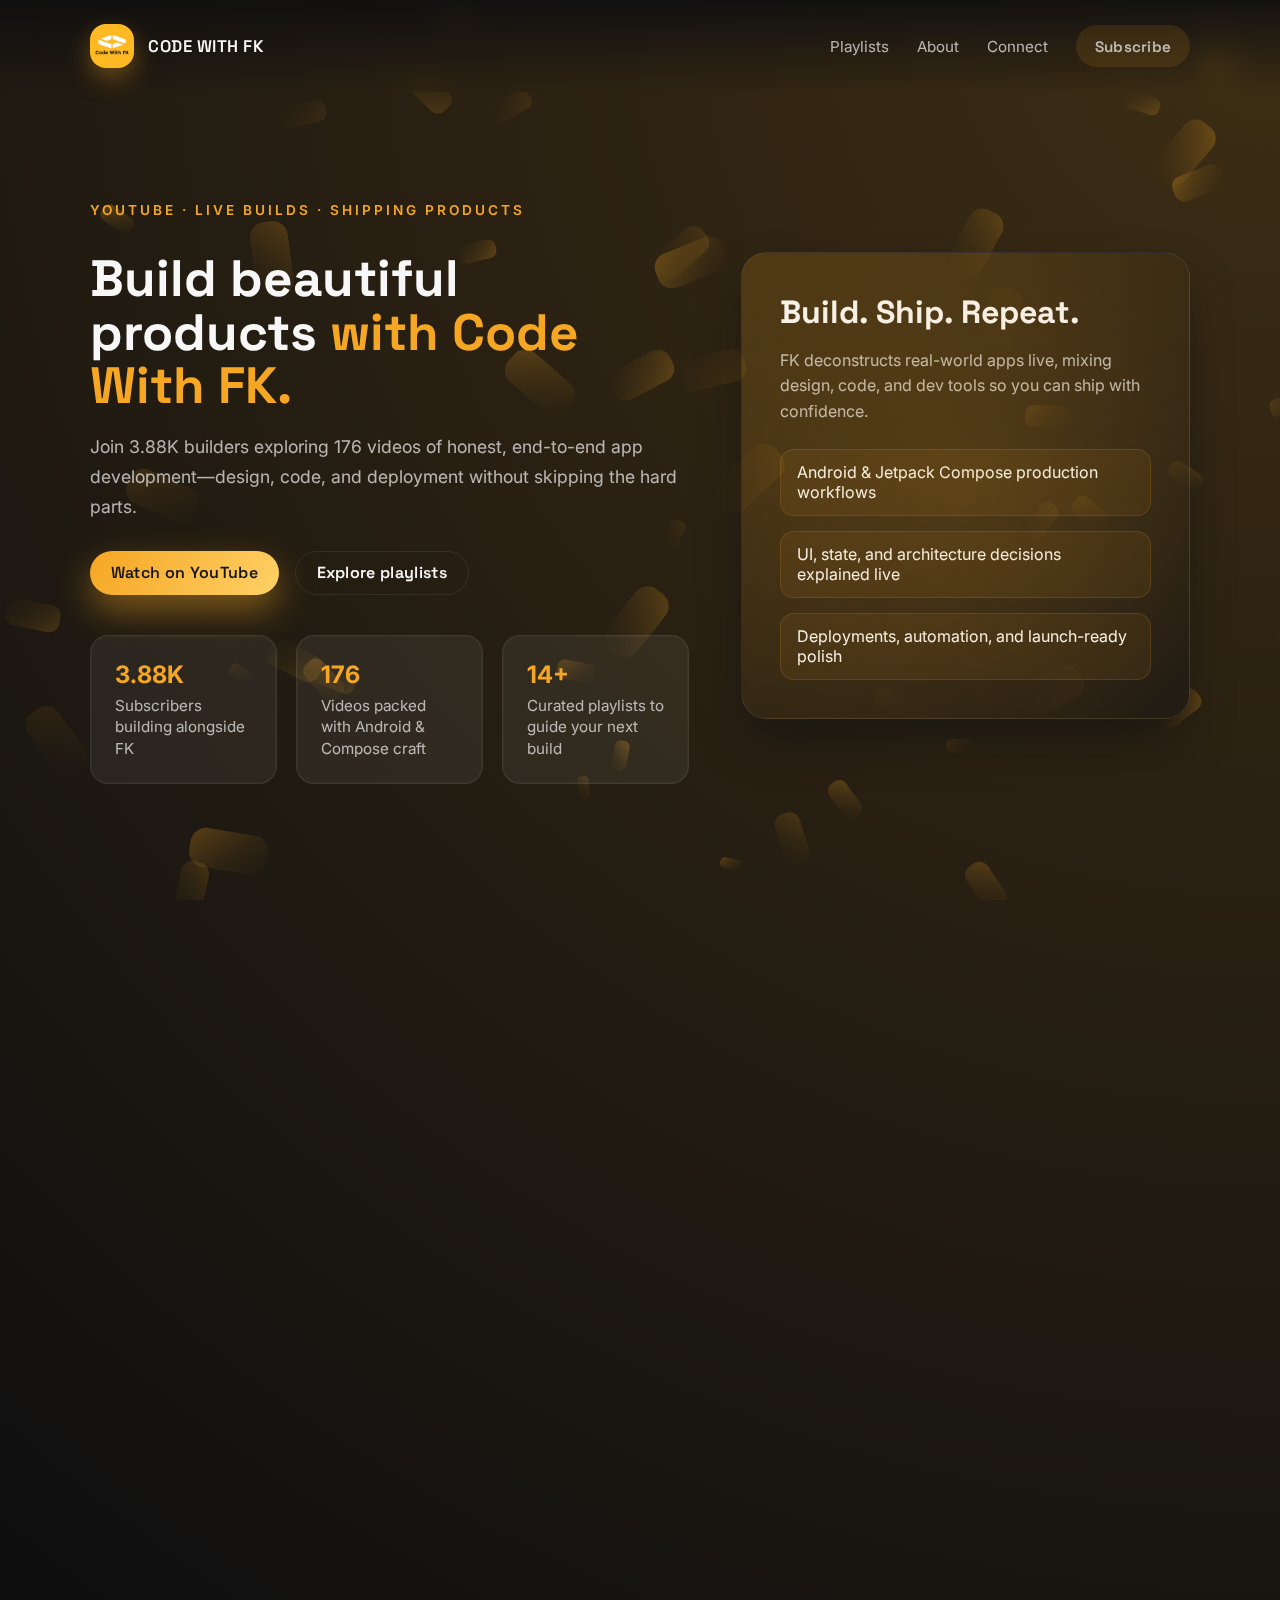
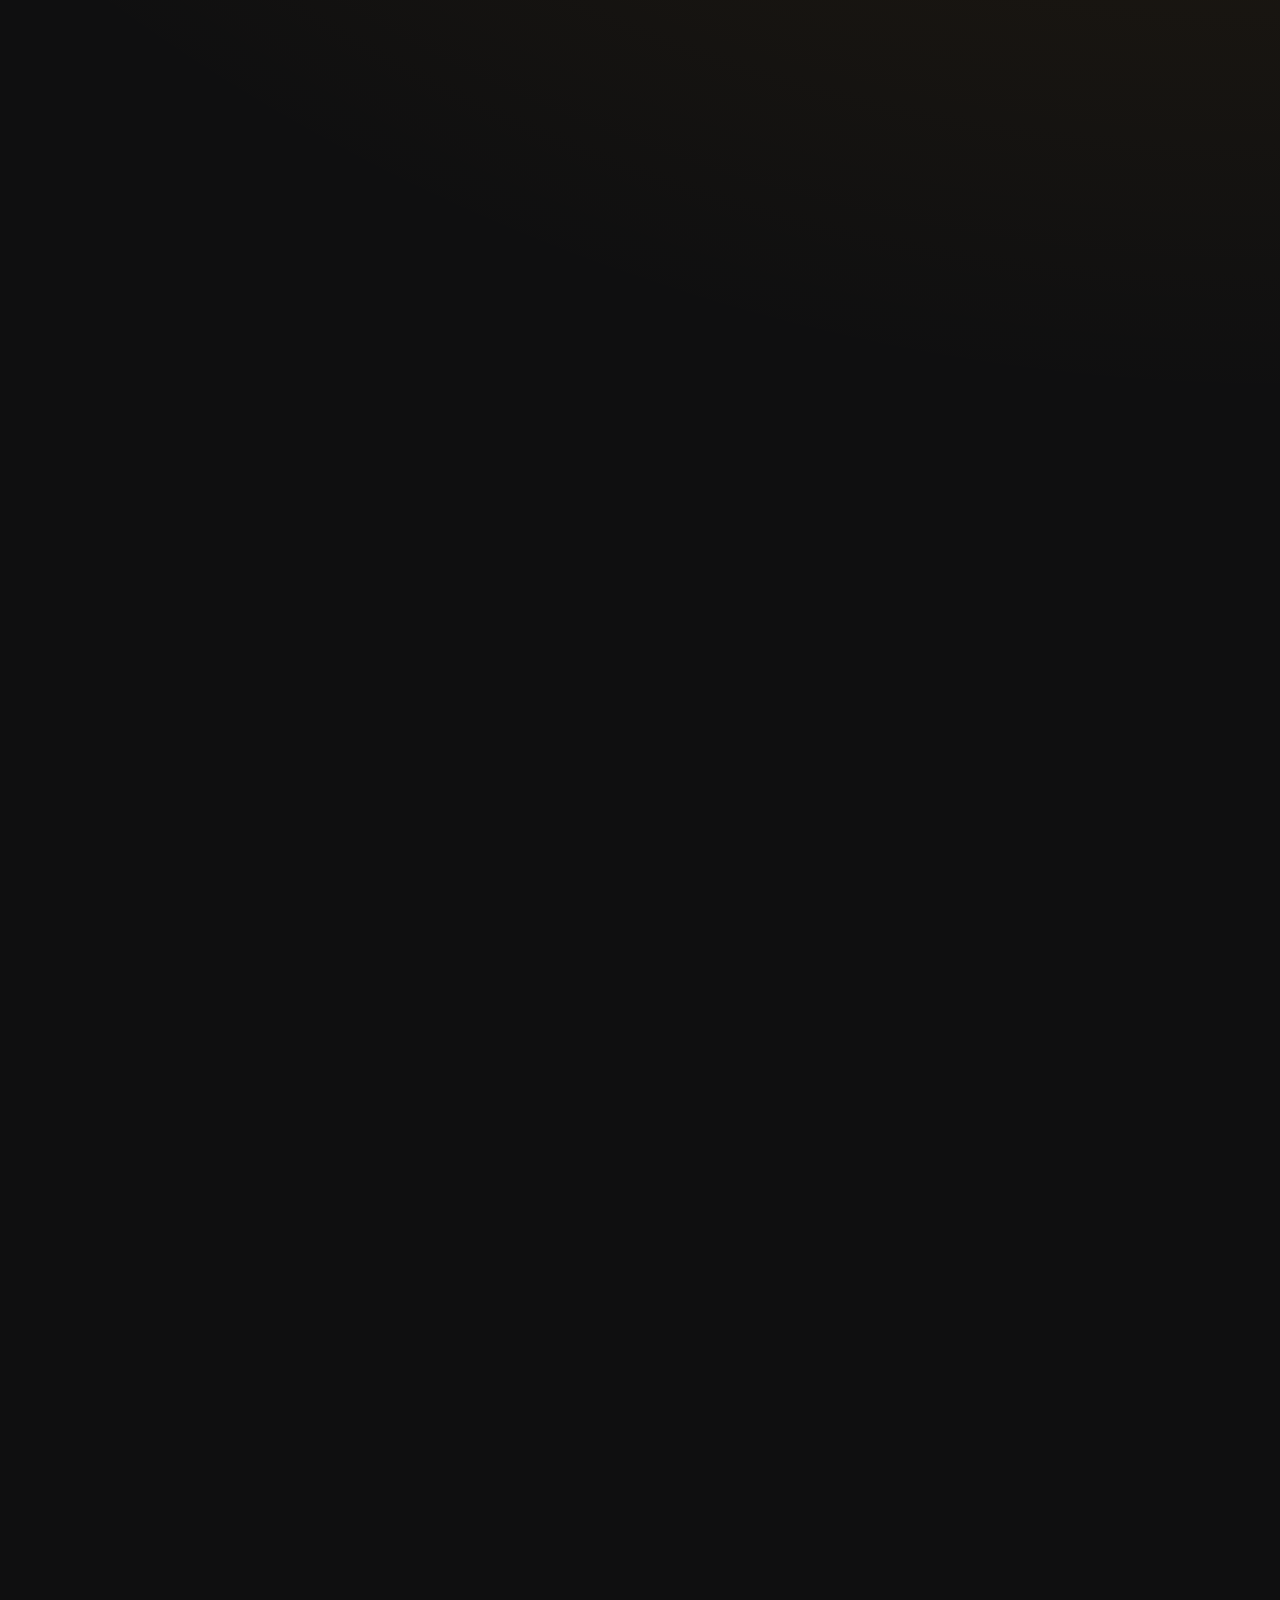
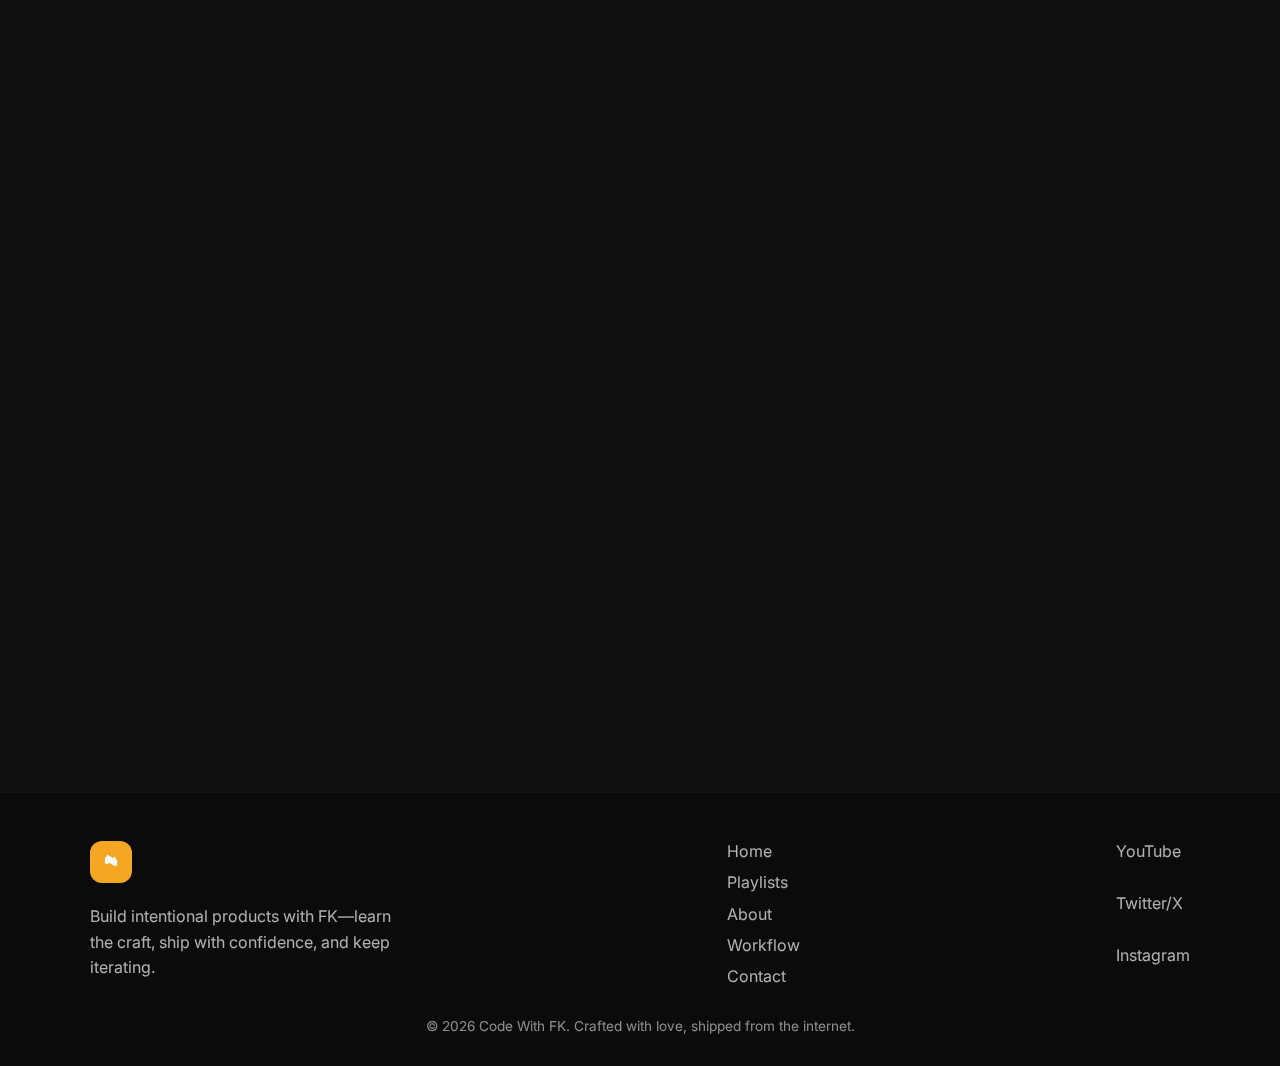
<file: index.html>
<!DOCTYPE html>
<html lang="en">
  <head>
    <meta charset="utf-8" />
    <meta name="viewport" content="width=device-width, initial-scale=1" />
    <title>Code With FK · Learn, Build, Ship</title>
    <meta
      name="description"
      content="Code With FK helps developers level up with hands-on tutorials, live builds, and shipping-ready code."
    />
    <link rel="preconnect" href="https://fonts.googleapis.com" />
    <link rel="preconnect" href="https://fonts.gstatic.com" crossorigin />
    <link
      href="https://fonts.googleapis.com/css2?family=Space+Grotesk:wght@400;500;600;700&family=Inter:wght@400;500;600&display=swap"
      rel="stylesheet"
    />
    <link rel="stylesheet" href="/assets/css/style.css" />
  </head>
  <body>
    <div class="site-shell">
      <canvas class="hero-canvas" aria-hidden="true"></canvas>
      <header class="site-header">
        <nav class="nav">
          <a class="brand" href="#hero" aria-label="Code With FK home">
            <img src="/assets/img/logo.jpg" alt="" class="brand-mark" />
            <span class="brand-name">Code With FK</span>
          </a>
          <button class="nav-toggle" aria-expanded="false" aria-controls="primary-nav">
            <span class="nav-toggle-bar"></span>
          </button>
          <div id="primary-nav" class="nav-links" data-collapsed="true">
            <a href="#playlists">Playlists</a>
            <a href="#about">About</a>
            <a href="#contact">Connect</a>
            <a class="button button--ghost" href="https://www.youtube.com/@CodeWithFK" target="_blank" rel="noopener">
              Subscribe
            </a>
          </div>
        </nav>
      </header>

      <main>
        <section id="hero" class="hero">
          <div class="hero-content">
            <p class="eyebrow">YouTube · Live Builds · Shipping Products</p>
            <h1>
              <span class="line">Build beautiful products</span>
              <span class="line accent">with Code With FK.</span>
            </h1>
            <p class="lead">
              Join 3.88K builders exploring 176 videos of honest, end-to-end app development—design, code, and deployment without skipping the hard parts.
            </p>
            <div class="actions">
              <a class="button button--primary" href="https://www.youtube.com/@CodeWithFK" target="_blank" rel="noopener">
                Watch on YouTube
              </a>
              <a class="button button--outline" href="#playlists">Explore playlists</a>
            </div>
            <dl class="hero-stats">
              <div class="hero-stat">
                <dt>3.88K</dt>
                <dd>Subscribers building alongside FK</dd>
              </div>
              <div class="hero-stat">
                <dt>176</dt>
                <dd>Videos packed with Android &amp; Compose craft</dd>
              </div>
              <div class="hero-stat">
                <dt>14+</dt>
                <dd>Curated playlists to guide your next build</dd>
              </div>
            </dl>
          </div>
          <div class="hero-visual">
            <div class="hero-card">
              <h2>Build. Ship. Repeat.</h2>
              <p>
                FK deconstructs real-world apps live, mixing design, code, and dev tools so you can ship with confidence.
              </p>
              <ul class="hero-card-list">
                <li>Android &amp; Jetpack Compose production workflows</li>
                <li>UI, state, and architecture decisions explained live</li>
                <li>Deployments, automation, and launch-ready polish</li>
              </ul>
            </div>
          </div>
        </section>

        <section id="playlists" class="section playlists">
          <div class="section-header">
            <p class="eyebrow">Featured Playlists</p>
            <h2>Dive deep with curated learning paths</h2>
            <p>
              From rapid prototyping to polished app releases, pick a playlist and start building. Update the data sheet in
              <code>assets/js/main.js</code> whenever you publish a new series or want to spotlight fresh content.
            </p>
          </div>
          <div class="playlist-grid" data-playlist-grid></div>
        </section>

        <section id="about" class="section about">
          <div class="about-content">
            <div class="about-text">
              <p class="eyebrow">Why Code With FK?</p>
              <h2>Real builds, transparent thinking, community-first.</h2>
              <p>
                Code With FK is a maker-friendly corner of the internet where engineering meets storytelling. Expect
                shipping-grade code, straight talk on trade-offs, and design craft that stands out. Every session is built
                to accelerate how you design, code, and launch products.
              </p>
            </div>
            <ul class="about-points">
              <li>
                <h3>Production-focused</h3>
                <p>Every tutorial targets real deliverables—APIs, UI flows, automation, deployment, and more.</p>
              </li>
              <li>
                <h3>Design-driven engineering</h3>
                <p>No cookie-cutter clones. Learn how to wireframe, prototype, and implement delightful UX.</p>
              </li>
              <li>
                <h3>Community energy</h3>
                <p>Weekly livestreams, Discord collaborations, and member challenges keep the momentum high.</p>
              </li>
            </ul>
          </div>
        </section>

      
        

        <section id="contact" class="section contact">
          <div class="contact-content">
            <div class="contact-text">
              <p class="eyebrow">Stay in the loop</p>
              <h2>Collab, sponsor, or just say hi.</h2>
              <p>
                Want FK to break down your product live? Looking for a content collaboration? Reach out via your channel of
                choice. Let’s make something worth shipping.
              </p>
            </div>
            <div class="contact-actions">
              <a class="contact-card" href="mailto:codewithfkofficial@gmail.com">
                <span>Email</span>
                <strong>codewithfkofficial@gmail.com</strong>
              </a>
              <a
                class="contact-card"
                href="https://discord.com/invite/eZHZVnzXM2"
                target="_blank"
                rel="noopener"
              >
                <span>Join the community</span>
                <strong>Discord · CodeWithFK</strong>
              </a>
              <a
                class="contact-card"
                href="https://www.instagram.com/codewithfkofficial"
                target="_blank"
                rel="noopener"
              >
                <span>Follow along</span>
                <strong>@codewithfkofficial</strong>
              </a>
            </div>
          </div>
        </section>
      </main>

      <footer class="site-footer">
        <div class="footer-content">
          <div class="footer-brand">
            <img src="/assets/img/logo.svg" alt="" class="footer-logo" />
            <p>Build intentional products with FK—learn the craft, ship with confidence, and keep iterating.</p>
          </div>
          <div class="footer-links">
            <a href="#hero">Home</a>
            <a href="#playlists">Playlists</a>
            <a href="#about">About</a>
            <a href="#workflow">Workflow</a>
            <a href="#contact">Contact</a>
          </div>
          <div class="footer-social">
            <a href="https://www.youtube.com/@CodeWithFK" target="_blank" rel="noopener">YouTube</a>
            <a href="https://twitter.com/codewithfk" target="_blank" rel="noopener">Twitter/X</a>
            <a href="https://www.instagram.com/CodeWithFK" target="_blank" rel="noopener">Instagram</a>
          </div>
        </div>
        <p class="footer-note">
          © <span data-current-year></span> Code With FK. Crafted with love, shipped from the internet.
        </p>
      </footer>
    </div>

    <script src="/assets/js/main.js" type="module"></script>
  </body>
</html>
</file>
<file: assets/css/style.css>
:root {
  color-scheme: light;
  --bg: #0f0f10;
  --bg-alt: #151519;
  --surface: rgba(255, 255, 255, 0.06);
  --surface-strong: rgba(255, 255, 255, 0.12);
  --brand: #f5a623;
  --brand-dark: #c27c00;
  --text: #f7f7f7;
  --text-muted: rgba(247, 247, 247, 0.7);
  --shadow: 0 25px 50px -12px rgba(15, 15, 16, 0.7);
  --border: rgba(255, 255, 255, 0.08);
  --glow: rgba(245, 166, 35, 0.45);
  --card-gradient: linear-gradient(135deg, rgba(245, 166, 35, 0.12), rgba(17, 17, 19, 0.9));
  --font-heading: "Space Grotesk", system-ui, -apple-system, BlinkMacSystemFont, "Segoe UI", sans-serif;
  --font-body: "Inter", system-ui, -apple-system, BlinkMacSystemFont, "Segoe UI", sans-serif;
}

*,
*::before,
*::after {
  box-sizing: border-box;
}

body {
  margin: 0;
  font-family: var(--font-body);
  color: var(--text);
  background: radial-gradient(circle at top right, rgba(245, 166, 35, 0.2), transparent 45%),
    var(--bg);
  min-height: 100vh;
  overflow-x: hidden;
}

img {
  max-width: 100%;
  display: block;
}

a {
  color: inherit;
  text-decoration: none;
}

.site-shell {
  position: relative;
  isolation: isolate;
  min-height: 100vh;
}

.hero-canvas {
  position: fixed;
  inset: 0;
  z-index: -2;
}

.site-header {
  position: sticky;
  top: 0;
  padding: 1.5rem 0;
  z-index: 20;
  background: linear-gradient(180deg, rgba(15, 15, 16, 0.9) 0%, rgba(15, 15, 16, 0) 100%);
  backdrop-filter: blur(12px);
}

.nav {
  width: min(1100px, 90%);
  margin: 0 auto;
  display: flex;
  align-items: center;
  justify-content: space-between;
  gap: 1.5rem;
}

.brand {
  display: flex;
  align-items: center;
  gap: 0.9rem;
  font-weight: 600;
  letter-spacing: 0.03em;
}

.brand-mark {
  width: 44px;
  height: 44px;
  border-radius: 16px;
  display: block;
  object-fit: cover;
  object-position: center;
  background: var(--brand);
  overflow: hidden;
  box-shadow: 0 10px 25px rgba(245, 166, 35, 0.35);
}

.brand-name {
  font-family: var(--font-heading);
  font-size: 1.05rem;
  text-transform: uppercase;
}

.nav-links {
  display: flex;
  align-items: center;
  gap: clamp(1rem, 3vw, 1.75rem);
}

.nav-links a {
  font-size: 0.95rem;
  color: var(--text-muted);
  transition: color 180ms ease;
}

.nav-links a:hover,
.nav-links a:focus-visible {
  color: var(--text);
}

.nav-toggle {
  display: none;
  width: 44px;
  height: 44px;
  border: none;
  border-radius: 12px;
  background: var(--surface);
  position: relative;
  cursor: pointer;
}

.nav-toggle-bar,
.nav-toggle-bar::before,
.nav-toggle-bar::after {
  position: absolute;
  left: 50%;
  width: 22px;
  height: 2px;
  background: var(--text);
  content: "";
  transform: translateX(-50%);
  transition: transform 200ms ease, opacity 200ms ease;
}

.nav-toggle-bar::before {
  top: -6px;
}

.nav-toggle-bar::after {
  top: 6px;
}

.nav-toggle[aria-expanded="true"] .nav-toggle-bar {
  background: transparent;
}

.nav-toggle[aria-expanded="true"] .nav-toggle-bar::before {
  transform: translate(-50%, 6px) rotate(45deg);
}

.nav-toggle[aria-expanded="true"] .nav-toggle-bar::after {
  transform: translate(-50%, -6px) rotate(-45deg);
}

.button {
  display: inline-flex;
  align-items: center;
  justify-content: center;
  gap: 0.4rem;
  padding: 0.65rem 1.3rem;
  border-radius: 999px;
  font-weight: 600;
  font-family: var(--font-heading);
  letter-spacing: 0.02em;
  transition: transform 180ms ease, box-shadow 180ms ease, background 180ms ease;
}

.button--primary {
  background: linear-gradient(120deg, var(--brand), #ffd166);
  color: #151519;
  box-shadow: 0 15px 35px rgba(245, 166, 35, 0.45);
}

.button--primary:hover,
.button--primary:focus-visible {
  transform: translateY(-1px);
  box-shadow: 0 20px 45px rgba(245, 166, 35, 0.5);
}

.button--outline {
  border: 1px solid var(--border);
  background: transparent;
  color: var(--text);
}

.button--outline:hover,
.button--outline:focus-visible {
  border-color: rgba(245, 166, 35, 0.6);
  color: var(--brand);
}

.button--ghost {
  border: 1px solid transparent;
  background: rgba(245, 166, 35, 0.12);
  padding-inline: 1.1rem;
  color: var(--brand);
}

.button--ghost:hover,
.button--ghost:focus-visible {
  background: rgba(245, 166, 35, 0.2);
  color: var(--text);
}

.hero {
  width: min(1100px, 90%);
  margin: 0 auto;
  padding: 6rem 0 5rem;
  display: flex;
  align-items: center;
  justify-content: space-between;
  gap: clamp(2rem, 4vw, 4rem);
}

.hero-content {
  flex: 1.2;
}

.hero h1 {
  font-family: var(--font-heading);
  font-size: clamp(2.4rem, 4vw, 4rem);
  line-height: 1.05;
  margin-bottom: 1.2rem;
}

.hero h1 .accent {
  color: var(--brand);
}

.lead {
  font-size: 1.1rem;
  line-height: 1.7;
  color: var(--text-muted);
  margin: 0 0 1.8rem;
}

.eyebrow {
  font-size: 0.85rem;
  text-transform: uppercase;
  letter-spacing: 0.22em;
  color: var(--brand);
  font-weight: 600;
  margin-bottom: 0.9rem;
}

.actions {
  display: flex;
  flex-wrap: wrap;
  gap: 1rem;
  margin-bottom: 2.5rem;
}

.hero-stats {
  display: grid;
  grid-template-columns: repeat(3, minmax(0, 1fr));
  gap: 1.2rem;
  margin: 0;
  padding: 0;
}

.hero-stat {
  background: var(--surface);
  border-radius: 18px;
  padding: 1.5rem;
  border: 1px solid var(--border);
  box-shadow: inset 0 0 0 1px rgba(255, 255, 255, 0.03);
}

.hero-stat dt {
  font-size: 1.5rem;
  font-weight: 700;
  margin-bottom: 0.4rem;
  color: var(--brand);
}

.hero-stat dd {
  margin: 0;
  color: var(--text-muted);
  font-size: 0.95rem;
  line-height: 1.4;
}

.hero-visual {
  flex: 0.9;
  display: grid;
  place-items: center;
}

.hero-card {
  padding: clamp(2rem, 3vw, 2.8rem);
  background: var(--card-gradient);
  border-radius: 26px;
  border: 1px solid rgba(255, 255, 255, 0.1);
  box-shadow: var(--shadow);
  position: relative;
  overflow: hidden;
}

.hero-card::before {
  content: "";
  position: absolute;
  inset: -60%;
  background: radial-gradient(circle, rgba(245, 166, 35, 0.3) 0%, transparent 60%);
  opacity: 0.6;
  animation: spin 18s linear infinite;
}

.hero-card h2 {
  margin: 0 0 0.9rem;
  font-family: var(--font-heading);
  font-size: clamp(1.8rem, 2.5vw, 2.2rem);
}

.hero-card p {
  color: var(--text-muted);
  line-height: 1.6;
  margin-bottom: 1.5rem;
}

.hero-card-list {
  list-style: none;
  margin: 0;
  padding: 0;
  display: grid;
  gap: 0.9rem;
}

.hero-card-list li {
  padding: 0.8rem 1rem;
  border-radius: 14px;
  background: rgba(245, 166, 35, 0.08);
  border: 1px solid rgba(245, 166, 35, 0.15);
}

.section {
  width: min(1100px, 90%);
  margin: 0 auto;
  padding: clamp(4rem, 5vw, 6rem) 0;
}

.section-header {
  text-align: center;
  max-width: 700px;
  margin: 0 auto 3rem;
}

.section-header h2 {
  font-family: var(--font-heading);
  font-size: clamp(2rem, 3vw, 2.6rem);
  margin-bottom: 1rem;
  line-height: 1.2;
}

.section-header p:last-child {
  color: var(--text-muted);
  line-height: 1.7;
}

.playlist-grid {
  display: grid;
  grid-template-columns: repeat(auto-fit, minmax(240px, 1fr));
  gap: 1.8rem;
}

.playlist-card {
  position: relative;
  overflow: hidden;
  border-radius: 22px;
  padding: 2rem;
  background: var(--surface);
  border: 1px solid var(--border);
  transition: transform 220ms ease, box-shadow 220ms ease;
  cursor: pointer;
  isolation: isolate;
}

.playlist-card::before {
  content: "";
  position: absolute;
  inset: 0;
  background: linear-gradient(160deg, rgba(245, 166, 35, 0.18), rgba(15, 15, 16, 0.9));
  opacity: 0;
  transition: opacity 220ms ease;
  z-index: -1;
}

.playlist-card:hover,
.playlist-card:focus-visible {
  transform: translateY(-6px);
  box-shadow: 0 18px 40px rgba(0, 0, 0, 0.45);
}

.playlist-card:hover::before,
.playlist-card:focus-visible::before {
  opacity: 1;
}

.playlist-meta {
  display: flex;
  align-items: center;
  gap: 0.8rem;
  margin-bottom: 1rem;
  color: var(--text-muted);
  font-size: 0.85rem;
  letter-spacing: 0.08em;
  text-transform: uppercase;
}

.playlist-card h3 {
  margin: 0 0 0.8rem;
  font-family: var(--font-heading);
  font-size: 1.25rem;
}

.playlist-card p {
  margin: 0 0 1.5rem;
  color: var(--text-muted);
  line-height: 1.6;
}

.playlist-card .playlist-action {
  display: inline-flex;
  align-items: center;
  gap: 0.5rem;
  font-weight: 600;
  color: var(--brand);
}

.playlist-glow {
  position: absolute;
  inset: auto auto -40% -40%;
  width: 120%;
  height: 120%;
  background: radial-gradient(circle, var(--glow), transparent 60%);
  opacity: 0;
  transition: opacity 220ms ease;
  z-index: -2;
}

.playlist-card:hover .playlist-glow,
.playlist-card:focus-visible .playlist-glow {
  opacity: 1;
}

.about {
  background: rgba(255, 255, 255, 0.02);
  border-radius: 38px;
  border: 1px solid rgba(255, 255, 255, 0.05);
  box-shadow: inset 0 0 0 1px rgba(255, 255, 255, 0.02);
}

.about-content {
  display: grid;
  grid-template-columns: 1.3fr 1fr;
  gap: clamp(2rem, 4vw, 4rem);
  align-items: start;
}

.about-text h2 {
  margin: 0 0 1.2rem;
}

.about-text p {
  color: var(--text-muted);
  line-height: 1.7;
}

.about-points {
  list-style: none;
  margin: 0;
  padding: 0;
  display: grid;
  gap: 1.4rem;
}

.about-points li {
  background: rgba(245, 166, 35, 0.06);
  border-radius: 22px;
  padding: 1.5rem;
  border: 1px solid rgba(245, 166, 35, 0.15);
}

.about-points h3 {
  margin: 0 0 0.6rem;
  font-family: var(--font-heading);
}

.about-points p {
  margin: 0;
  color: var(--text-muted);
}

.workflow-steps {
  display: grid;
  grid-template-columns: repeat(auto-fit, minmax(220px, 1fr));
  gap: 1.5rem;
}

.workflow-step {
  padding: 1.8rem;
  border-radius: 24px;
  background: var(--surface);
  border: 1px solid var(--border);
  position: relative;
  overflow: hidden;
}

.workflow-step::after {
  content: "";
  position: absolute;
  inset: auto -30% -30% auto;
  width: 160px;
  height: 160px;
  background: radial-gradient(circle, rgba(245, 166, 35, 0.18), transparent 60%);
  opacity: 0;
  transition: opacity 220ms ease;
}

.workflow-step:hover::after,
.workflow-step:focus-visible::after {
  opacity: 1;
}

.step-number {
  display: inline-flex;
  align-items: center;
  justify-content: center;
  width: 42px;
  height: 42px;
  border-radius: 12px;
  background: rgba(245, 166, 35, 0.2);
  color: var(--brand);
  font-family: var(--font-heading);
  margin-bottom: 1rem;
}

.workflow-step h3 {
  margin: 0 0 0.6rem;
  font-family: var(--font-heading);
}

.workflow-step p {
  margin: 0;
  color: var(--text-muted);
  line-height: 1.6;
}

.testimonials {
  background: rgba(255, 255, 255, 0.02);
  border-radius: 38px;
  border: 1px solid rgba(255, 255, 255, 0.05);
  box-shadow: inset 0 0 0 1px rgba(255, 255, 255, 0.02);
}

.testimonials-grid {
  display: grid;
  grid-template-columns: repeat(auto-fit, minmax(260px, 1fr));
  gap: 1.6rem;
}

.testimonial-card {
  padding: 1.8rem;
  border-radius: 24px;
  background: rgba(15, 15, 16, 0.8);
  border: 1px solid rgba(255, 255, 255, 0.06);
  position: relative;
  overflow: hidden;
}

.testimonial-card::before {
  content: "";
  position: absolute;
  inset: -20% auto auto -40%;
  width: 120%;
  height: 120%;
  background: radial-gradient(circle, rgba(245, 166, 35, 0.25), transparent 65%);
  opacity: 0;
  transition: opacity 220ms ease;
}

.testimonial-card:hover::before,
.testimonial-card:focus-visible::before {
  opacity: 1;
}

.testimonial-card p {
  margin: 0 0 1.2rem;
  color: var(--text-muted);
  line-height: 1.7;
}

.testimonial-meta {
  font-size: 0.9rem;
  color: rgba(247, 247, 247, 0.6);
}

.contact {
  display: grid;
  place-items: center;
  text-align: center;
}

.contact-content {
  max-width: 720px;
  display: grid;
  gap: 2.5rem;
}

.contact-text h2 {
  margin: 0 0 1rem;
}

.contact-text p {
  margin: 0;
  color: var(--text-muted);
  line-height: 1.7;
}

.contact-actions {
  display: grid;
  gap: 1.2rem;
}

.contact-card {
  display: grid;
  gap: 0.2rem;
  padding: 1.3rem;
  border-radius: 20px;
  border: 1px solid rgba(245, 166, 35, 0.15);
  background: rgba(245, 166, 35, 0.08);
  transition: transform 180ms ease, border-color 180ms ease;
}

.contact-card:hover,
.contact-card:focus-visible {
  transform: translateY(-4px);
  border-color: rgba(245, 166, 35, 0.35);
}

.contact-card strong {
  font-family: var(--font-heading);
  font-size: 1.1rem;
}

.site-footer {
  padding: 3rem 0 2rem;
  border-top: 1px solid rgba(255, 255, 255, 0.05);
  background: rgba(11, 11, 12, 0.9);
  margin-top: 6rem;
}

.footer-content {
  width: min(1100px, 90%);
  margin: 0 auto 2rem;
  display: flex;
  flex-wrap: wrap;
  gap: 2rem;
  justify-content: space-between;
}

.footer-brand {
  max-width: 320px;
  display: grid;
  gap: 1rem;
}

.footer-logo {
  width: 42px;
  background: var(--brand);
  border-radius: 12px;
  padding: 0.55rem;
}

.footer-brand p {
  color: var(--text-muted);
  margin: 0;
  line-height: 1.6;
}

.footer-links,
.footer-social {
  display: grid;
  gap: 0.7rem;
}

.footer-links a,
.footer-social a {
  color: var(--text-muted);
  transition: color 180ms ease;
}

.footer-links a:hover,
.footer-links a:focus-visible,
.footer-social a:hover,
.footer-social a:focus-visible {
  color: var(--brand);
}

.footer-note {
  width: min(1100px, 90%);
  margin: 0 auto;
  color: rgba(247, 247, 247, 0.55);
  font-size: 0.85rem;
  text-align: center;
}

.js-ready .section,
.js-ready .playlist-card,
.js-ready .workflow-step,
.js-ready .testimonial-card {
  opacity: 0;
  transform: translateY(40px);
  transition: opacity 360ms ease, transform 360ms ease;
  transition-delay: 60ms;
}

.js-ready .in-view {
  opacity: 1;
  transform: none;
}

@keyframes spin {
  to {
    transform: rotate(1turn);
  }
}

@media (max-width: 960px) {
  .nav {
    width: min(1100px, 92%);
  }

  .nav-toggle {
    display: inline-flex;
  }

  .nav-links {
    position: absolute;
    inset: 70px 0 auto;
    margin: 0 auto;
    width: min(90%, 420px);
    padding: 1.5rem;
    border-radius: 22px;
    background: rgba(11, 11, 12, 0.96);
    border: 1px solid rgba(255, 255, 255, 0.05);
    box-shadow: 0 20px 45px rgba(0, 0, 0, 0.4);
    flex-direction: column;
    align-items: stretch;
    transform-origin: top;
    transform: scaleY(0.7);
    opacity: 0;
    pointer-events: none;
    transition: transform 180ms ease, opacity 180ms ease;
  }

  .nav-links[data-collapsed="false"] {
    transform: scaleY(1);
    opacity: 1;
    pointer-events: auto;
  }

  .nav-links a {
    padding: 0.75rem 1rem;
    border-radius: 12px;
    background: rgba(255, 255, 255, 0.06);
  }

  .nav-links .button {
    width: 100%;
    justify-content: center;
  }

  .hero {
    flex-direction: column;
    padding: 5rem 0 4rem;
  }

  .hero-stats {
    grid-template-columns: 1fr;
  }

  .hero-visual {
    width: 100%;
  }

  .about-content {
    grid-template-columns: 1fr;
  }
}

@media (max-width: 720px) {
  .site-header {
    padding: 1.1rem 0;
  }

  .hero {
    padding-top: 4.5rem;
  }

  .section {
    padding: 3.5rem 0;
  }

  .playlist-card {
    padding: 1.6rem;
  }

  .footer-content {
    flex-direction: column;
  }
}

@media (prefers-reduced-motion: reduce) {
  *,
  *::before,
  *::after {
    transition-duration: 0.001ms !important;
    animation-duration: 0.001ms !important;
  }

  .hero-card::before,
  .playlist-glow,
  .testimonial-card::before {
    display: none;
  }
}
</file>
